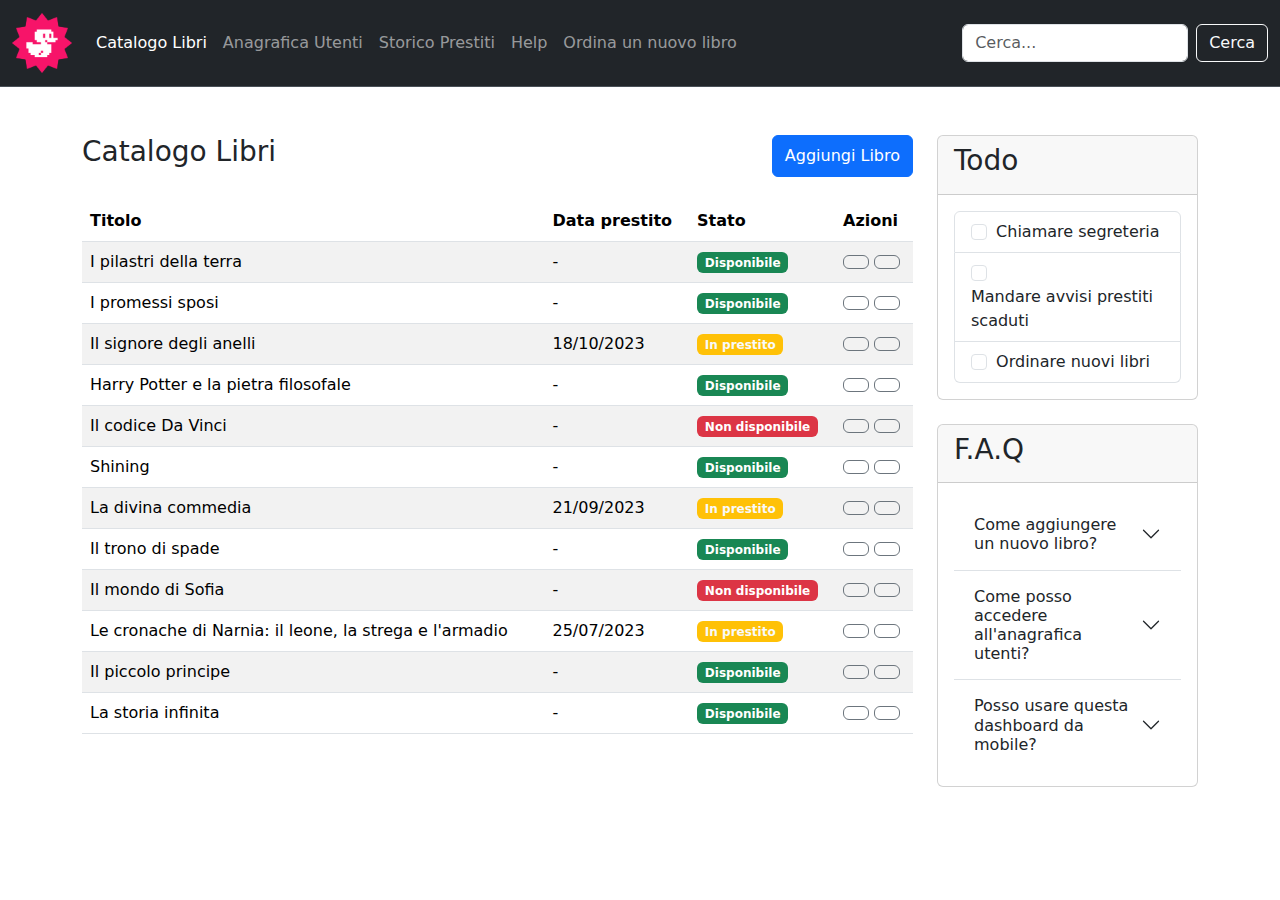
<file: index.html>
<!DOCTYPE html>
<html lang="it">

<head>
    <meta charset="UTF-8">
    <meta name="viewport" content="width=device-width, initial-scale=1.0">

    <!-- Google fonts -->
    <link rel="preconnect" href="https://fonts.googleapis.com">
    <link rel="preconnect" href="https://fonts.gstatic.com" crossorigin>
    <link
        href="https://fonts.googleapis.com/css2?family=Roboto:ital,wght@0,100;0,300;0,400;0,500;0,700;0,900;1,100;1,300;1,400;1,500;1,700;1,900&display=swap"
        rel="stylesheet">

    <!-- Font Awesome -->
    <link rel="stylesheet" href="https://cdnjs.cloudflare.com/ajax/libs/font-awesome/6.7.1/css/all.min.css"
        integrity="sha512-5Hs3dF2AEPkpNAR7UiOHba+lRSJNeM2ECkwxUIxC1Q/FLycGTbNapWXB4tP889k5T5Ju8fs4b1P5z/iB4nMfSQ=="
        crossorigin="anonymous" referrerpolicy="no-referrer" />

    <!-- Bootstrap -->
    <link href="https://cdn.jsdelivr.net/npm/bootstrap@5.3.3/dist/css/bootstrap.min.css" rel="stylesheet"
        integrity="sha384-QWTKZyjpPEjISv5WaRU9OFeRpok6YctnYmDr5pNlyT2bRjXh0JMhjY6hW+ALEwIH" crossorigin="anonymous">

    <title>Bootstrap dashboard</title>
    <link rel="stylesheet" href="./css/style.css">
</head>

<body>

    <header>
        <!-- Bootstrap Navbar -->
        <nav class="navbar navbar-expand-lg bg-dark border-bottom border-body" data-bs-theme="dark">
            <div class="container-fluid">
                <a class="navbar-brand" href="#">
                    <img src="./img/duck.png" id="logo" alt="Boolean Duck Logo">
                </a>

                <!-- Boostrap Small Screen Menu -->
                <button class="navbar-toggler" type="button" data-bs-toggle="collapse"
                    data-bs-target="#navbarSupportedContent" aria-controls="navbarSupportedContent"
                    aria-expanded="false" aria-label="Toggle navigation">
                    <span class="navbar-toggler-icon"></span>
                </button>

                <!-- Bootstrap Navbar list -->
                <div class="collapse navbar-collapse" id="navbarSupportedContent">
                    <ul class="navbar-nav me-auto mb-2 mb-lg-0">
                        <li class="nav-item">
                            <a class="nav-link active" aria-current="page" href="#">Catalogo Libri</a>
                        </li>

                        <li class="nav-item">
                            <a class="nav-link" href="#">Anagrafica Utenti</a>
                        </li>

                        <li class="nav-item">
                            <a class="nav-link" href="#">Storico Prestiti</a>
                        </li>

                        <li class="nav-item">
                            <a class="nav-link" href="#">Help</a>
                        </li>

                        <li class="nav-item">
                            <a class="nav-link" href="./pages/bookorders.html">Ordina un nuovo libro</a>
                        </li>
                    </ul>

                    <!-- Bootstrap Navbar Form Section-->
                    <form class="d-flex" role="search" data-bs-theme="light">
                        <input class="form-control me-2" type="search" placeholder="Cerca..." aria-label="Cerca">
                        <button class="btn btn-outline-light" type="submit">Cerca</button>
                    </form>
                </div>
            </div>
        </nav>
    </header>

    <main>
        <!-- Bootstrap main content  -->
        <div class="container py-5">

            <!-- Right column, Main content -->
            <div class="row row-gap-4">

                <div class="col-12 col-lg-9">

                    <!-- Catalog, Content intro -->
                    <div class="d-flex justify-content-between mb-4">
                        <h3>Catalogo Libri</h3>
                        <button type="button" class="btn btn-primary">Aggiungi Libro</button>
                    </div>

                    <!-- Catalog table -->
                    <table class="table table-striped">
                        <thead>
                            <tr>
                                <th scope="col">Titolo</th>
                                <th scope="col" class="d-none d-md-table-cell text-nowrap">Data prestito</th>
                                <th scope="col">Stato</th>
                                <th scope="col">Azioni</th>
                            </tr>
                        </thead>

                        <tbody>
                            <tr>
                                <td>I pilastri della terra</td>

                                <td class="d-none d-md-table-cell">-</td>

                                <td>
                                    <span class="badge text-bg-success">Disponibile</span>
                                </td>

                                <td class="text-nowrap">
                                    <button type="button" class="btn btn-outline-secondary">
                                        <i class="fa-solid fa-pen"></i>
                                    </button>

                                    <button type="button" class="btn btn-outline-secondary">
                                        <i class="fa-solid fa-trash"></i>
                                    </button>
                                </td>
                            </tr>

                            <tr>
                                <td>I promessi sposi</td>

                                <td class="d-none d-md-table-cell">-</td>

                                <td>
                                    <span class="badge text-bg-success">Disponibile</span>
                                </td>

                                <td>
                                    <button type="button" class="btn btn-outline-secondary">
                                        <i class="fa-solid fa-pen"></i>
                                    </button>

                                    <button type="button" class="btn btn-outline-secondary">
                                        <i class="fa-solid fa-trash"></i>
                                    </button>
                                </td>
                            </tr>

                            <tr>
                                <td>Il signore degli anelli</td>

                                <td class="d-none d-md-table-cell">18/10/2023</td>

                                <td>
                                    <span class="badge text-bg-warning text-light">In prestito</span>
                                </td>

                                <td>
                                    <button type="button" class="btn btn-outline-secondary">
                                        <i class="fa-solid fa-pen"></i>
                                    </button>

                                    <button type="button" class="btn btn-outline-secondary">
                                        <i class="fa-solid fa-trash"></i>
                                    </button>
                                </td>
                            </tr>

                            <tr>
                                <td>Harry Potter e la pietra filosofale</td>

                                <td class="d-none d-md-table-cell">-</td>

                                <td>
                                    <span class="badge text-bg-success">Disponibile</span>
                                </td>

                                <td>
                                    <button type="button" class="btn btn-outline-secondary">
                                        <i class="fa-solid fa-pen"></i>
                                    </button>

                                    <button type="button" class="btn btn-outline-secondary">
                                        <i class="fa-solid fa-trash"></i>
                                    </button>
                                </td>
                            </tr>

                            <tr>
                                <td>Il codice Da Vinci</td>

                                <td class="d-none d-md-table-cell">-</td>

                                <td>
                                    <span class="badge text-bg-danger">Non disponibile</span>
                                </td>

                                <td>
                                    <button type="button" class="btn btn-outline-secondary">
                                        <i class="fa-solid fa-pen"></i>
                                    </button>

                                    <button type="button" class="btn btn-outline-secondary">
                                        <i class="fa-solid fa-trash"></i>
                                    </button>
                                </td>
                            </tr>

                            <tr>
                                <td>Shining</td>

                                <td class="d-none d-md-table-cell">-</td>

                                <td>
                                    <span class="badge text-bg-success">Disponibile</span>
                                </td>

                                <td>
                                    <button type="button" class="btn btn-outline-secondary">
                                        <i class="fa-solid fa-pen"></i>
                                    </button>

                                    <button type="button" class="btn btn-outline-secondary">
                                        <i class="fa-solid fa-trash"></i>
                                    </button>
                                </td>
                            </tr>

                            <tr>
                                <td>La divina commedia</td>

                                <td class="d-none d-md-table-cell">21/09/2023</td>

                                <td>
                                    <span class="badge text-bg-warning text-light">In prestito</span>
                                </td>

                                <td>
                                    <button type="button" class="btn btn-outline-secondary">
                                        <i class="fa-solid fa-pen"></i>
                                    </button>

                                    <button type="button" class="btn btn-outline-secondary">
                                        <i class="fa-solid fa-trash"></i>
                                    </button>
                                </td>
                            </tr>

                            <tr>
                                <td>Il trono di spade</td>

                                <td class="d-none d-md-table-cell">-</td>

                                <td>
                                    <span class="badge text-bg-success">Disponibile</span>
                                </td>

                                <td>
                                    <button type="button" class="btn btn-outline-secondary">
                                        <i class="fa-solid fa-pen"></i>
                                    </button>

                                    <button type="button" class="btn btn-outline-secondary">
                                        <i class="fa-solid fa-trash"></i>
                                    </button>
                                </td>
                            </tr>

                            <tr>
                                <td>Il mondo di Sofia</td>

                                <td class="d-none d-md-table-cell">-</td>

                                <td>
                                    <span class="badge text-bg-danger">Non disponibile</span>
                                </td>

                                <td>
                                    <button type="button" class="btn btn-outline-secondary">
                                        <i class="fa-solid fa-pen"></i>
                                    </button>

                                    <button type="button" class="btn btn-outline-secondary">
                                        <i class="fa-solid fa-trash"></i>
                                    </button>
                                </td>
                            </tr>

                            <tr>
                                <td>Le cronache di Narnia: il leone, la strega e l'armadio</td>

                                <td class="d-none d-md-table-cell">25/07/2023</td>

                                <td>
                                    <span class="badge text-bg-warning text-light">In prestito</span>
                                </td>

                                <td>
                                    <button type="button" class="btn btn-outline-secondary">
                                        <i class="fa-solid fa-pen"></i>
                                    </button>

                                    <button type="button" class="btn btn-outline-secondary">
                                        <i class="fa-solid fa-trash"></i>
                                    </button>
                                </td>
                            </tr>

                            <tr>
                                <td>Il piccolo principe</td>

                                <td class="d-none d-md-table-cell">-</td>

                                <td>
                                    <span class="badge text-bg-success">Disponibile</span>
                                </td>

                                <td>
                                    <button type="button" class="btn btn-outline-secondary">
                                        <i class="fa-solid fa-pen"></i>
                                    </button>

                                    <button type="button" class="btn btn-outline-secondary">
                                        <i class="fa-solid fa-trash"></i>
                                    </button>
                                </td>
                            </tr>

                            <tr>
                                <td>La storia infinita</td>

                                <td class="d-none d-md-table-cell">-</td>

                                <td>
                                    <span class="badge text-bg-success">Disponibile</span>
                                </td>

                                <td>
                                    <button type="button" class="btn btn-outline-secondary">
                                        <i class="fa-solid fa-pen"></i>
                                    </button>

                                    <button type="button" class="btn btn-outline-secondary">
                                        <i class="fa-solid fa-trash"></i>
                                    </button>
                                </td>
                            </tr>
                        </tbody>
                    </table>
                </div>

                <!-- Second column, side row -->
                <div class="col-12 col-lg-3">
                    <div class="row gap-4">

                        <!-- Column first card -->
                        <div class="col-12">
                            <div class="card">
                                <div class="card-header">
                                    <h3>Todo</h3>
                                </div>

                                <div class="card-body">
                                    <ul class="list-group">
                                        <li class="list-group-item">
                                            <input class="form-check-input me-1" type="checkbox" value=""
                                                id="firstCheckbox">
                                            <label class="form-check-label" for="firstCheckbox">
                                                Chiamare segreteria
                                            </label>
                                        </li>

                                        <li class="list-group-item">
                                            <input class="form-check-input me-1" type="checkbox" value=""
                                                id="secondCheckbox">
                                            <label class="form-check-label" for="secondCheckbox">
                                                Mandare avvisi prestiti scaduti
                                            </label>
                                        </li>

                                        <li class="list-group-item">
                                            <input class="form-check-input me-1" type="checkbox" value=""
                                                id="thirdCheckbox">
                                            <label class="form-check-label" for="thirdCheckbox">
                                                Ordinare nuovi libri
                                            </label>
                                        </li>
                                    </ul>
                                </div>
                            </div>
                        </div>

                        <!-- Column second card -->
                        <div class="col-12">
                            <div class="card">
                                <div class="card-header">
                                    <h3>F.A.Q</h3>
                                </div>

                                <div class="card-body">
                                    <div class="accordion accordion-flush" id="accordionFlushExample">
                                        <div class="accordion-item">
                                            <h2 class="accordion-header">
                                                <button class="accordion-button collapsed" type="button"
                                                    data-bs-toggle="collapse" data-bs-target="#flush-collapseOne"
                                                    aria-expanded="false" aria-controls="flush-collapseOne">
                                                    Come aggiungere un nuovo libro?
                                                </button>
                                            </h2>

                                            <div id="flush-collapseOne" class="accordion-collapse collapse"
                                                data-bs-parent="#accordionFlushExample">
                                                <div class="accordion-body">
                                                    Placeholder content for this accordion,
                                                    which is intended to demonstrate the accordion-flush class. This is
                                                    the first item's accordion body.
                                                </div>
                                            </div>
                                        </div>

                                        <div class="accordion-item">
                                            <h2 class="accordion-header">
                                                <button class="accordion-button collapsed" type="button"
                                                    data-bs-toggle="collapse" data-bs-target="#flush-collapseTwo"
                                                    aria-expanded="false" aria-controls="flush-collapseTwo">
                                                    Come posso accedere all'anagrafica utenti?
                                                </button>
                                            </h2>
                                            <div id="flush-collapseTwo" class="accordion-collapse collapse"
                                                data-bs-parent="#accordionFlushExample">
                                                <div class="accordion-body">
                                                    Placeholder content for this accordion,
                                                    which is intended to demonstrate the accordion-flush class. This is
                                                    the second item's accordion body. Let's imagine this being filled
                                                    with some actual content.
                                                </div>
                                            </div>
                                        </div>

                                        <div class="accordion-item">
                                            <h2 class="accordion-header">
                                                <button class="accordion-button collapsed" type="button"
                                                    data-bs-toggle="collapse" data-bs-target="#flush-collapseThree"
                                                    aria-expanded="false" aria-controls="flush-collapseThree">
                                                    Posso usare questa dashboard da mobile?
                                                </button>
                                            </h2>
                                            <div id="flush-collapseThree" class="accordion-collapse collapse"
                                                data-bs-parent="#accordionFlushExample">
                                                <div class="accordion-body">
                                                    Placeholder content for this accordion,
                                                    which is intended to demonstrate the accordion-flush class This is
                                                    the third item's accordion body. Nothing more exciting happening
                                                    here in terms of content, but just filling up the space to make it
                                                    look, at least at first glance, a bit more representative of how
                                                    this would look in a real-world application.
                                                </div>
                                            </div>
                                        </div>
                                    </div>
                                </div>
                            </div>
                        </div>
                    </div>
                </div>
            </div>
        </div>

    </main>

    <!-- Bootstrap JavaScript -->
    <script src="https://cdn.jsdelivr.net/npm/bootstrap@5.3.3/dist/js/bootstrap.bundle.min.js"
        integrity="sha384-YvpcrYf0tY3lHB60NNkmXc5s9fDVZLESaAA55NDzOxhy9GkcIdslK1eN7N6jIeHz"
        crossorigin="anonymous"></script>
</body>

</html>
</file>
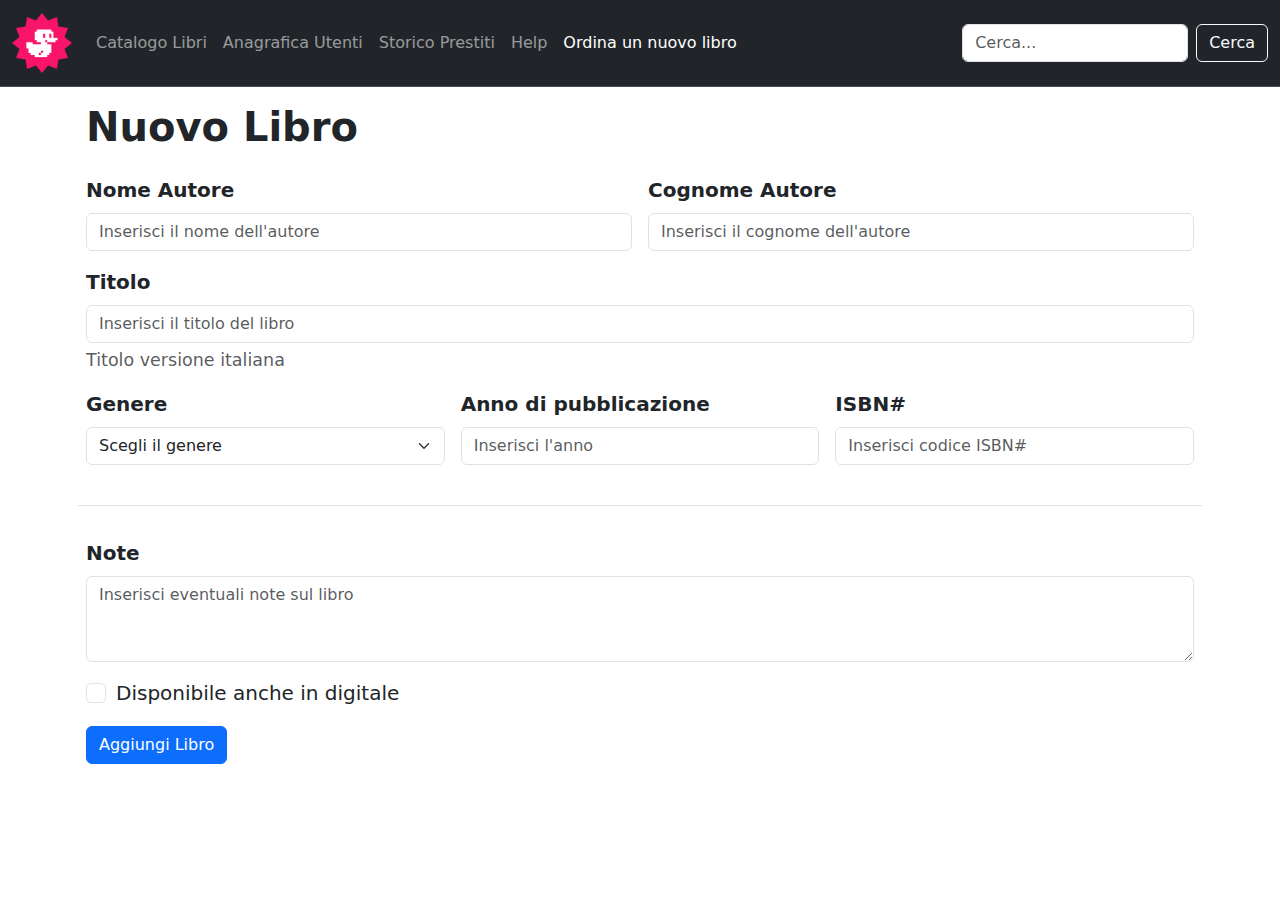
<file: pages/bookorders.html>
<!DOCTYPE html>
<html lang="it">

<head>
    <meta charset="UTF-8">
    <meta name="viewport" content="width=device-width, initial-scale=1.0">

    <!-- Google fonts -->
    <link rel="preconnect" href="https://fonts.googleapis.com">
    <link rel="preconnect" href="https://fonts.gstatic.com" crossorigin>
    <link
        href="https://fonts.googleapis.com/css2?family=Roboto:ital,wght@0,100;0,300;0,400;0,500;0,700;0,900;1,100;1,300;1,400;1,500;1,700;1,900&display=swap"
        rel="stylesheet">

    <!-- Font Awesome -->
    <link rel="stylesheet" href="https://cdnjs.cloudflare.com/ajax/libs/font-awesome/6.7.1/css/all.min.css"
        integrity="sha512-5Hs3dF2AEPkpNAR7UiOHba+lRSJNeM2ECkwxUIxC1Q/FLycGTbNapWXB4tP889k5T5Ju8fs4b1P5z/iB4nMfSQ=="
        crossorigin="anonymous" referrerpolicy="no-referrer" />

    <!-- Bootstrap -->
    <link href="https://cdn.jsdelivr.net/npm/bootstrap@5.3.3/dist/css/bootstrap.min.css" rel="stylesheet"
        integrity="sha384-QWTKZyjpPEjISv5WaRU9OFeRpok6YctnYmDr5pNlyT2bRjXh0JMhjY6hW+ALEwIH" crossorigin="anonymous">

    <title>Bootstrap dashboard</title>
    <link rel="stylesheet" href="../css/style.css">
</head>

<body>

    <header>
        <!-- Bootstrap Navbar -->
        <nav class="navbar navbar-expand-lg bg-dark border-bottom border-body" data-bs-theme="dark">
            <div class="container-fluid">
                <a class="navbar-brand" href="#">
                    <img src="../img/duck.png" id="logo" alt="Boolean Duck Logo">
                </a>

                <!-- Boostrap Small Screen Menu -->
                <button class="navbar-toggler" type="button" data-bs-toggle="collapse"
                    data-bs-target="#navbarSupportedContent" aria-controls="navbarSupportedContent"
                    aria-expanded="false" aria-label="Toggle navigation">
                    <span class="navbar-toggler-icon"></span>
                </button>

                <!-- Bootstrap Navbar list -->
                <div class="collapse navbar-collapse" id="navbarSupportedContent">
                    <ul class="navbar-nav me-auto mb-2 mb-lg-0">
                        <li class="nav-item">
                            <a class="nav-link" aria-current="page" href="../index.html">Catalogo Libri</a>
                        </li>

                        <li class="nav-item">
                            <a class="nav-link" href="#">Anagrafica Utenti</a>
                        </li>

                        <li class="nav-item">
                            <a class="nav-link" href="#">Storico Prestiti</a>
                        </li>

                        <li class="nav-item">
                            <a class="nav-link" href="#">Help</a>
                        </li>

                        <li class="nav-item">
                            <a class="nav-link active" href="#">Ordina un nuovo libro</a>
                        </li>
                    </ul>

                    <!-- Bootstrap Navbar Form Section-->
                    <form class="d-flex" role="search" data-bs-theme="light">
                        <input class="form-control me-2" type="search" placeholder="Cerca..." aria-label="Cerca">
                        <button class="btn btn-outline-light" type="submit">Cerca</button>
                    </form>
                </div>
            </div>
        </nav>
    </header>

    <main>
        <div class="container p-3">
            <h1 class="mb-4 fw-semibold">Nuovo Libro</h1>
            <form>
                <div class="row g-3 fs-5">
                    <div class="col-6">
                        <label for="name" class="form-label fw-semibold">Nome Autore</label>
                        <input type="text" class="form-control" id="name" placeholder="Inserisci il nome dell'autore"
                            aria-label="First name">
                    </div>

                    <div class="col-6">
                        <label for="lastname" class="form-label fw-semibold">Cognome Autore</label>
                        <input type="text" class="form-control" id="lastname"
                            placeholder="Inserisci il cognome dell'autore" aria-label="Last name">
                    </div>

                    <div class="col-12">
                        <label for="booktitle" class="form-label fw-semibold">Titolo</label>
                        <input type="text" class="form-control" id="booktitle"
                            placeholder="Inserisci il titolo del libro" aria-label="Last name"
                            aria-describedby="bookaddon">
                        <div class="form-text" id="bookaddon">Titolo versione italiana</div>
                    </div>

                    <div class="col-12 col-md-4">
                        <label for="inputGenre" class="form-label fw-semibold">Genere</label>
                        <select id="inputGenre" class="form-select">
                            <option selected>Scegli il genere</option>
                            <option>Romanzo</option>
                            <option>Romanzi Storici</option>
                            <option>Giallo</option>
                            <option>Fantascienza</option>
                            <option>Fantasy</option>
                            <option>Biografie</option>
                            <option>Narrativa per ragazzi</option>
                        </select>
                    </div>

                    <div class="col-12 col-md-4">
                        <label for="publicationDate" class="form-label fw-semibold">Anno di pubblicazione</label>
                        <input type="text" class="form-control" id="publicationDate" placeholder="Inserisci l'anno">
                    </div>

                    <div class="col mb-4 col-md-4">
                        <label for="isbn" class="form-label fw-semibold">ISBN#</label>
                        <input type="text" class="form-control" id="isbn" placeholder="Inserisci codice ISBN#">
                    </div>

                    <div class="col-12 my-3 border-top"></div>

                    <div>
                        <label for="note" class="form-label fw-semibold">Note</label>
                        <textarea class="form-control" id="note" rows="3"
                            placeholder="Inserisci eventuali note sul libro"></textarea>
                    </div>

                    <div class="col-12">
                        <div class="form-check">
                            <input class="form-check-input" type="checkbox" value="" id="flexCheckDefault">
                            <label class="form-check-label" for="flexCheckDefault">
                                Disponibile anche in digitale
                            </label>
                        </div>
                    </div>

                    <div class="col-12">
                        <button class="btn btn-primary" type="submit">Aggiungi Libro</button>
                    </div>

                </div>
            </form>
        </div>
    </main>

    <!-- Bootstrap JavaScript -->
    <script src="https://cdn.jsdelivr.net/npm/bootstrap@5.3.3/dist/js/bootstrap.bundle.min.js"
        integrity="sha384-YvpcrYf0tY3lHB60NNkmXc5s9fDVZLESaAA55NDzOxhy9GkcIdslK1eN7N6jIeHz"
        crossorigin="anonymous"></script>
</body>

</html>
</file>
<file: css/style.css>
#logo {
    width: 60px;
}
</file>
